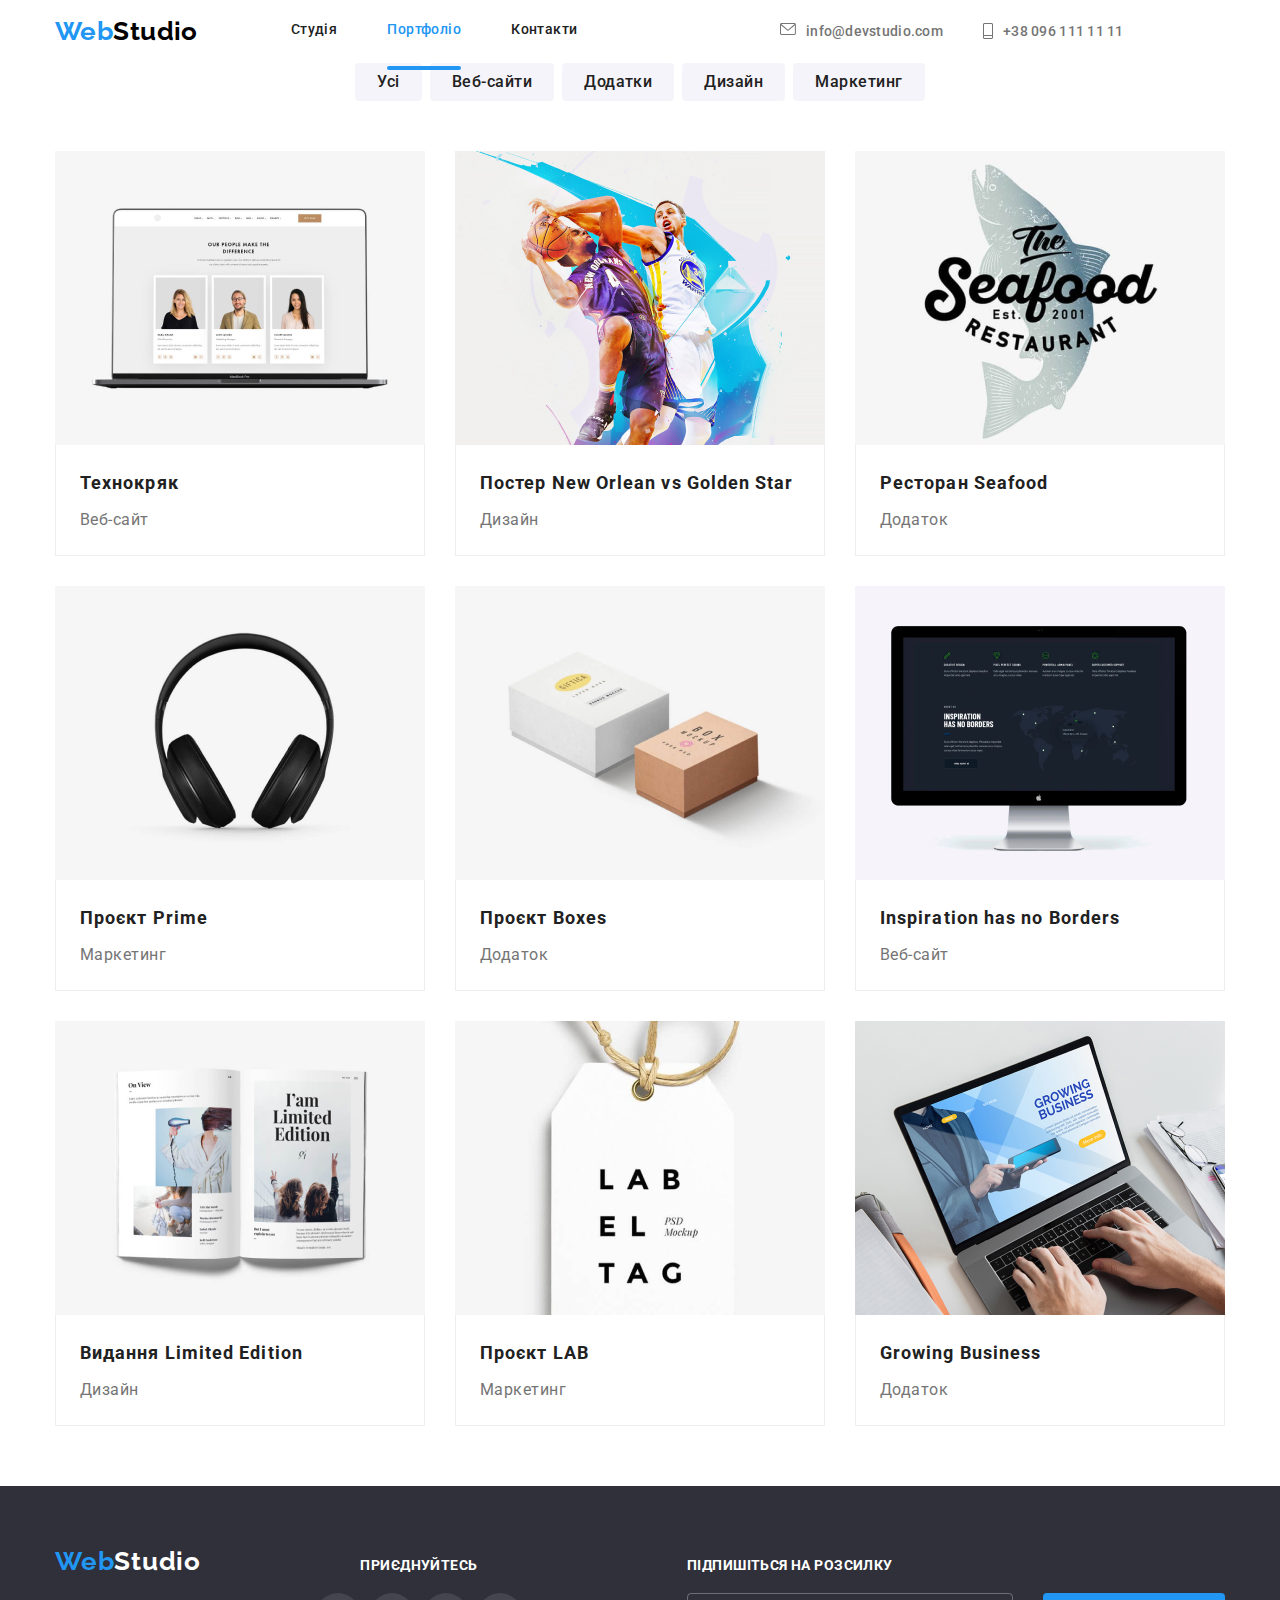
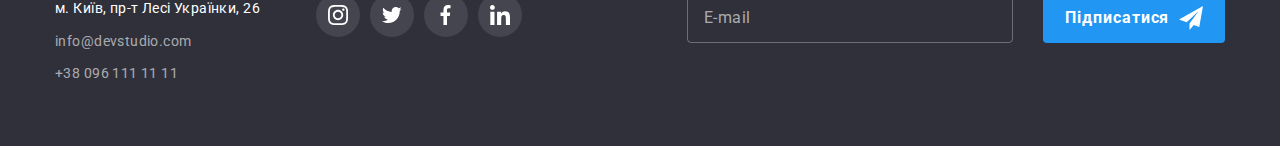
<file: portfolio.html>
<!DOCTYPE html>
<html lang="en">
  <head>
    <meta charset="UTF-8" />
    <meta http-equiv="X-UA-Compatible" content="IE=edge" />
    <meta name="viewport" content="width=device-width, initial-scale=1.0" />
    <link
      rel="stylesheet"
      href="https://cdn.jsdelivr.net/npm/modern-normalize@1.1.0/modern-normalize.min.css"
    />
    <link rel="stylesheet" href="./css/main.min.css">
    <link rel="preconnect" href="https://fonts.googleapis.com" />
    <link rel="preconnect" href="https://fonts.gstatic.com" crossorigin />
    <link
      href="https://fonts.googleapis.com/css2?family=Raleway:wght@700&family=Roboto:wght@400;500;700;900&display=swap"
      rel="stylesheet"
    />
    <title>Портфоліо</title>  
  </head>
  <body>
    <!-- Шапка сайта -->
   <header>
      <div class="webstudio-header container wrapper">
        <a href="./index.html" class="webstudio-header__logo"
          ><span class="logo">Web</span>Studio</a
        >
        <nav class="webstudio-header__navigation">
          <ul class="webstudio-navigation__list list">
            <li class="webstudio-navigation__item">
              <a
                class="webstudio-navigation__link link "
                href="./index.html"
                >Студія
                <div class="studio"></div
              ></a>
            </li>
            <li class="webstudio-navigation__item">
              <a class="webstudio-navigation__link link current" href="./portfolio.html"
                >Портфоліо</a
              >
            </li>
            <li class="webstudio-navigation__item">
              <a class="webstudio-navigation__link link" href="">Контакти</a>
            </li>
          </ul>
        </nav>
        <button type="button" class="button-icon__burger js-open-menu">
          <svg class="icon-buger">
            <use href="img/svg/symbol-defs.svg#icon-burger"></use>
          </svg>
        </button>
        <ul class="webstudio-contact__list list wrapper">
          <li class="webstudio-contact__item contact">
            <a
              href="mailto:info@devstudio.com"
              class="webstudio__link adress-link"
              ><svg class="icon-contact">
                <use href="./img/svg/symbol-defs.svg#icon-nav1"></use></svg>info@devstudio.com</a
            >
          </li>
          <li class="webstudio-contact__item contact">
            <a
              href="tel:+380961111111"
              class="webstudio__link tel-link adress-link"
              ><svg class="icon-number">
                <use href="./img/svg/symbol-defs.svg#icon-nav2"></use></svg>+38 096 111 11 11</a
            >
          </li>
        </ul>
      </div>
      <div class="mobile-menu js-menu-container">
        <div class="container menu-mobile__container">
          <button type="button" class="menu-close-button js-close-menu">
            <svg class="close-buttuon__icon">
              <use href="/img/svg/./symbol-defs.svg#icon-close"></use>
            </svg>
          </button>
          <ul class="menu-nav__item">
            <li class="list nav-list">
              <a class="link nav-link" href="./index.html">Студія</a>
            </li>
            <li class="list nav-list">
              <a class="link nav-link" href="./portfolio.html">Портфоліо</a>
            </li>
            <li class="list nav-list">
              <a class="link nav-link" href="">Контакти</a>
            </li>
            <ul class="menu-contact__item">
              <li class="list">
                <a class="link number-link" href="tel:+380961111111"
                  >+38 096 111 11 11</a
                >
              </li>
              <li class="list">
                <a class="link mail-link" href="malito:info@devstudio.com"
                  >info@devstudio.com</a
                >
              </li>
              <ul class="menu-network__item">
                <li class="list network-list">
                  <a class="link network-link" href="">Instagram</a>
                </li>
                <li class="list network-list">
                  <a class="link network-link" href="">Twitter</a>
                </li>
                <li class="list network-list">
                  <a class="link network-link" href="">Facebook</a>
                </li>
                <li class="list network-list">
                  <a class="link network-link" href="">LinkedIn</a>
                </li>
              </ul>
            </ul>
          </ul>
        </div>
      </div>
    </header>
    <main>
      <!-- Основний контент -->
      <section class="button-portflio-section">
        <div class="container">
          <h1 class="visually-hidden">Список конопок</h1>
          <ul class="button-list list">
            <li class="button-item">
              <button type="button" class="button-navigation">Усі</button>
            </li>
            <li class="button-item">
              <button type="button" class="button-navigation">Веб-сайти</button>
            </li>
            <li class="button-item">
              <button type="button" class="button-navigation">Додатки</button>
            </li>
            <li class="button-item">
              <button type="button" class="button-navigation">Дизайн</button>
            </li>
            <li class="button-item">
              <button type="button" class="button-navigation">Маркетинг</button>
            </li>
          </ul>
          <!-- Портфоліо -->
          <ul class="portfolio-img-list list">
            <li class="portfolio-item">
            <a class="portfolio-link link" href="">
              <div class="container-img">
                <picture>
                  <source srcset="./portfolio-img/img/(18).jpg" media="max-width:767px">
                  <source srcset="./img/jpg/img1.jpg" media="min-width: 1200px">
                  <source srcset="./img/jpg/img(5)354.jpg" media="min-width: 768px">
                  <source srcset="./img/jpg/img(1)450.jpg" media="max-width: 767px">
               <img
                src="./portfolio-img/img01.jpg"
                alt="Технокряк"
                class="portfolio-img"
              />
                </picture>

              <p class="overlay">
                Ресурс пропонує комплексні пропозиції з різним рівнем функціоналу та сервісів. Все це дозволить відвідувачу отримати вичерпні відомості про компанію чи приватну особу.
              </p>
              </div>
              <div class="contant">
                <h2 class="portfolio-title">Технокряк</h2>
                <p class="portfolio-text">Веб-сайт</p>
              </div>
            </a>
            </li>
            <li class="portfolio-item">
              <a class="portfolio-link link" href="">
              <div class="container-img">
                <picture>
                  <source srcset="./img/jpg/ ,/img/jpg/" media="min-width: 1200px">
              <source srcset="./img/jpg/ ,/img/jpg/" media="min-width: 768px">
              <source srcset="./img/jpg/ ,/img/jpg/" media="max-width: 767px">
              <img
                src="./portfolio-img/img02.jpg"
                alt="Постер New Orlean vs Golden Star"
 
                class="portfolio-img"
              />
                </picture> 
                
              <p class="overlay">
                Ресурс пропонує комплексні пропозиції з різним рівнем функціоналу та сервісів. Все це дозволить відвідувачу отримати вичерпні відомості про компанію чи приватну особу.
              </p>
              </div>
              <div class="contant">
                <h2 class="portfolio-title">Постер New Orlean vs Golden Star</h2>
                <p class="portfolio-text">Дизайн</p>
              </div>
              </a>
            </li>
            <li class="portfolio-item">
              <a class="portfolio-link link" href="">
              <div class="container-img">
                <picture>
                  <source srcset="./img/jpg/img4.jpg 1x ,/img/jpg/img(36).jpg 2x" media="min-width: 1200px">
              <source srcset="./img/jpg/img(8)354.jpg 1x ,/img/jpg/img(32).jpg 2x" media="min-width: 768px">
              <source srcset="./img/jpg/img(4)450.jpg 1x ,/img/jpg/img(28).jpg 2x" media="max-width: 767px">
              <img
                src="./portfolio-img/img03.jpg"
                alt="Ресторан Seafood"
             
                class="portfolio-img"
              />
                </picture>
                              
              <p class="overlay">
                Ресурс пропонує комплексні пропозиції з різним рівнем функціоналу та сервісів. Все це дозволить відвідувачу отримати вичерпні відомості про компанію чи приватну особу.
              </p>
              </div>
              <div class="contant">
                <h2 class="portfolio-title">Ресторан Seafood</h2>
                <p class="portfolio-text">Додаток</p>
              </div>
              </a>
            </li>
            <li class="portfolio-item">
              <a class="portfolio-link link" href="">
              <div class="container-img">
               <picture>
                <source srcset="./img/jpg/img4.jpg 1x ,/img/jpg/img(36).jpg 2x" media="min-width: 1200px">
              <source srcset="./img/jpg/img(8)354.jpg 1x ,/img/jpg/img(32).jpg 2x" media="min-width: 768px">
              <source srcset="./img/jpg/img(4)450.jpg 1x ,/img/jpg/img(28).jpg 2x" media="max-width: 767px">
              <img
                src="./portfolio-img/img04.jpg"
                alt="Проєкт Prime"
            
                class="portfolio-img"
              />
               </picture> 
              <p class="overlay">
                Ресурс пропонує комплексні пропозиції з різним рівнем функціоналу та сервісів. Все це дозволить відвідувачу отримати вичерпні відомості про компанію чи приватну особу.
              </p>
              </div>
              <div class="contant">
                <h2 class="portfolio-title">Проєкт Prime</h2>
                <p class="portfolio-text">Маркетинг</p>
              </div>
              </a>
            </li>
            <li class="portfolio-item">
              <a class="portfolio-link link" href="">
              <div class="container-img">
                <picture>
                  <source srcset="./img/jpg/img4.jpg 1x ,/img/jpg/img(36).jpg 2x" media="min-width: 1200px">
              <source srcset="./img/jpg/img(8)354.jpg 1x ,/img/jpg/img(32).jpg 2x" media="min-width: 768px">
              <source srcset="./img/jpg/img(4)450.jpg 1x ,/img/jpg/img(28).jpg 2x" media="max-width: 767px">
              <img
                src="./portfolio-img/img05.jpg"
                alt="Проєкт Boxes"
               
                class="portfolio-img"
              />
                </picture>
                              
              <p class="overlay">
                Ресурс пропонує комплексні пропозиції з різним рівнем функціоналу та сервісів. Все це дозволить відвідувачу отримати вичерпні відомості про компанію чи приватну особу.
              </p>
              </div>
              <div class="contant">
                <h2 class="portfolio-title">Проєкт Boxes</h2>
                <p class="portfolio-text">Додаток</p>
              </div>
              </a>
            </li>
            <li class="portfolio-item">
              <a class="portfolio-link link" href="">
                <div class="container-img">
                  <picture>
                    <source srcset="./img/jpg/img4.jpg 1x ,/img/jpg/img(36).jpg 2x" media="min-width: 1200px">
              <source srcset="./img/jpg/img(8)354.jpg 1x ,/img/jpg/img(32).jpg 2x" media="min-width: 768px">
              <source srcset="./img/jpg/img(4)450.jpg 1x ,/img/jpg/img(28).jpg 2x" media="max-width: 767px">
              <img
                src="./portfolio-img/img06.jpg"
                alt="Inspiration has no Borders"
              
                class="portfolio-img"
              />
                  </picture>
                                
              <p class="overlay">
                Ресурс пропонує комплексні пропозиції з різним рівнем функціоналу та сервісів. Все це дозволить відвідувачу отримати вичерпні відомості про компанію чи приватну особу.
              </p>
              </div>
              <div class="contant">
                <h2 class="portfolio-title">Inspiration has no Borders</h2>
                <p class="portfolio-text">Веб-сайт</p>
              </div>
              </a>
            </li>
            <li class="portfolio-item">
              <a class="portfolio-link link" href="">
                <div class="container-img">
                  <picture><source srcset="./img/jpg ,/img/jpg/" media="min-width: 1200px">
              <source srcset="./img/jpg/i ,/img/jpg/" media="min-width: 768px">
              <source srcset="./img/jpg/ ,/img/jpg/" media="max-width: 767px">
              <img
                src="./portfolio-img/img07.jpg"
                alt="Видання Limited Edition"
           
                class="portfolio-img"
              /></picture>
                                
              <p class="overlay">
                Ресурс пропонує комплексні пропозиції з різним рівнем функціоналу та сервісів. Все це дозволить відвідувачу отримати вичерпні відомості про компанію чи приватну особу.
              </p>
              </div>
              <div class="contant">
                <h2 class="portfolio-title">Видання Limited Edition</h2>
                <p class="portfolio-text">Дизайн</p>
              </div>
              </a>
            </li>
            <li class="portfolio-item">
              <a class="portfolio-link link" href="">
                <div class="container-img">
                  <picture>
                    <source srcset="./img/jpg/ ,/img/jpg/" media="min-width: 1200px">
              <source srcset="./img/jpg/,/img/jpg/" media="min-width: 768px">
              <source srcset="./img/jpg/ ,/img/jpg/" media="max-width: 767px">
              <img
                src="./portfolio-img/img08.jpg"
                alt="Проєкт LAB"
               
                class="portfolio-img"
              />
                  </picture>
                                
              <p class="overlay">
                Ресурс пропонує комплексні пропозиції з різним рівнем функціоналу та сервісів. Все це дозволить відвідувачу отримати вичерпні відомості про компанію чи приватну особу.
              </p>
              </div>
              <div class="contant">
                <h2 class="portfolio-title">Проєкт LAB</h2>
                <p class="portfolio-text">Маркетинг</p>
              </div>
              </a>
            </li>
            <li class="portfolio-item">
              <a class="portfolio-link link" href="">
                <div class="container-img">
                  <picture><source srcset="./img/jpg/ ,/" media="min-width: 1200px">
              <source srcset="./img/jpg/ ,/img/jpg/" media="min-width: 768px">
              <source srcset="./img/jpg/ ,/img/jpg/" media="max-width: 767px">
              <img
                src="./portfolio-img/img09.jpg"
                alt="Growing Business"
             
                class="portfolio-img"
              /></picture>
                                
              <p class="overlay">
                Ресурс пропонує комплексні пропозиції з різним рівнем функціоналу та сервісів. Все це дозволить відвідувачу отримати вичерпні відомості про компанію чи приватну особу.
              </p>
              </div>
              <div class="contant">
                <h2 class="portfolio-title">Growing Business</h2>
                <p class="portfolio-text">Додаток</p>
              </div>
              </a>
            </li>
          </ul>
        </div>
      </section>
    </main>
    <!-- Подвал -->
      <footer class="webstudio-footer">
      <div class="container foot-container">
        <div>
        <a href="./index.html" class="footer-logo link"
          ><span class="logo">Web</span>Studio</a>
      <address class="footer-address">
          <ul class="footer-list list">
          <li class="footer-item">
            <a
              href="https://goo.gl/maps/CPtrU1FHBa2aNyZL9"
              target="blank
              rel="norefferrer noopener nofollow"
              class="footer-link link"
              >м. Київ, пр-т Лесі Українки, 26</a
            >
          </li>
          <li class="footer-contact">
            <a href="mailto:info@devstudio.com" class="footer-contact link">info@devstudio.com</a>
          </li>
          <li class="footer-contact">
            <a href="tel:+380961111111" class="footer-contact link">+38 096 111 11 11</a>
          </li>
        </ul>
        </address>
        </div>
        <section class="joing-section">
          <p class="joing-title">приєднуйтесь</p>
          <ul class="joing-list list">
                <li class="joing-item">
                  <a class="joing-link" href=""><svg class="joing-icon">
              <use href="./img/svg/symbol-defs3.svg#icon-instagram">
              </use></svg></a>
            
          </li>
                <li class="joing-item">
                  <a class="joing-link" href=""><svg class="joing-icon">
              <use href="./img/svg/symbol-defs3.svg#icon-twitter">
              </use></svg></a>
            </li>
                <li class="joing-item">
                  <a class="joing-link" href=""><svg class="joing-icon">
              <use href="./img/svg/symbol-defs3.svg#icon-facebook">
              </use>
            </svg></a></li>
                <li class="joing-list-item"> 
                  <a class="joing-link" href=""><svg class="joing-icon">
              <use href="./img/svg/symbol-defs3.svg#icon-linkedin">
              </use>
            </svg></a></li>
              </ul>
        </section>
         <div class="form-mail-section">
          <form action="" class="footer-form-email">
            <p class="footer-title-e-mail">Підпишіться на розсилку</p>
          <label for="" class="form-mail-label">
            <input type="email" name="E-mail" placeholder="E-mail" class="e-mail-line" required>
          <button type="submit" class="footer-button-e-mail">
            <p class="subscribe">Підписатися</p>
            <svg class="icon-send">
              <use href="./img/svg/symbol-defs.svg#icon-send-1"></use>
            </svg>
          </button>
          </label>
          </form>
        </div>
      </div>
    </footer>
    <script src="./js/modal.js"></script>
    <script src="./js/mobile-menu.js"></script>

  </body>
</html>
</file>
<file: css/main.min.css>
:root{--text-color: #2196f3;--link-color: #212121;--font-roboto: "Roboto", sans-serif;--font-raleway: "Raleway", sans-serif;--button-color: #2196f3;--portfolio-color: #757575;--logo-color: #000000;--color-button: #188ce8;--footer-color: #2f303a;--background-color-benefit: #f5f4fa;--border-header-color: #ececec;--section-color: #ffffff;--border-color-portfolio: #eeeeee;--footer-contact-color: #ffffff99;--color-icon: #afb1b8;--transition-dur-and-func: 250ms cubic-bezier(0.4, 0, 0.2, 1)}.visually-hidden{position:absolute;width:1px;height:1px;margin:-1px;border:0;padding:0;white-space:nowrap;clip-path:inset(100%);clip:rect(0 0 0 0);overflow:hidden}body{font-family:"Roboto";color:var(--link-color);background-color:var(--section-color);font-size:14px;letter-spacing:.03em}.list{list-style:none;padding-left:0;margin:0}.link{text-decoration:none;color:var(--link-color);color:inherit}h1,h2,h3,h4,p{margin-top:0;margin-bottom:0}ul,ol{margin-top:0;margin-bottom:0;padding-left:0}address{font-style:normal}button{display:block;margin:0 auto;cursor:pointer;border:none;border-radius:4px}.section{padding-top:94px;padding-bottom:94px}img{display:block;max-width:100%;height:auto}.container{width:100%;padding-left:15px;padding-right:15px}@media screen and (min-width: 480px){.container{width:480px;margin-left:auto;margin-right:auto}}@media screen and (min-width: 768px){.container{width:768px}}@media screen and (min-width: 1200px){.container{width:1200px}}.logo{color:var(--text-color)}.mobile-menu{position:fixed;top:0;left:0;z-index:100;width:100%;height:100%;background-color:#fff;opacity:0;visibility:hidden;pointer-events:none;transition:var(--transition-dur-and-func)}.mobile-menu.is-open{opacity:1;visibility:visible;pointer-events:auto}.menu-close-button{position:absolute;top:10px;right:15px;border:none;background-color:rgba(0,0,0,0);padding:0;margin:0}.close-buttuon__icon{fill:#212121;width:40px;height:40px}.close-buttuon__icon:focus,.close-buttuon__icon:hover{fill:#2196f3}.menu-mobile__container{position:relative;padding-left:40px;height:100%;display:flex;flex-direction:column;height:100%}.menu-nav__item{display:flex;flex-direction:column;gap:32px;padding-top:48px}.menu-contact__item{display:flex;flex-direction:column;gap:32px;margin-top:auto}.menu-network__item{display:flex;align-items:center;justify-content:center;column-gap:20px}.nav-link{font-weight:500;font-size:40px;line-height:1,175;letter-spacing:.02em;color:#212121;width:auto;transition:var(--transition-dur-and-func)}.nav-link:focus,.nav-link:hover{color:#2196f3}.number-link{font-weight:500;font-size:34px;line-height:40px;letter-spacing:.02em;color:var(--text-color)}.mail-link{font-weight:500;font-size:24px;line-height:28px;letter-spacing:.02em;color:#757575;margin-bottom:10px}.network-link{font-weight:500;font-size:18px;line-height:22px;letter-spacing:.02em;color:var(--text-color);margin-top:10px;padding:10px;border-right:1px solid #757575}@media screen and (max-width: 767px){.webstudio-contact__list{display:none}}.webstudio-header__navigation{display:none}.webstudio-contact__item{display:none}.button-icon__burger{display:flex;flex-direction:row-reverse;border:none;background-color:rgba(0,0,0,0);padding:0;padding-top:10px}.icon-buger{width:40px;height:40px}.webstudio-header{display:flex;align-items:center;justify-content:space-between;margin-top:16px;padding-bottom:16px}@media screen and (min-width: 768px){.webstudio-header__navigation{display:block}.webstudio-link a{display:block;margin:auto}.icon-buger{display:none}}.webstudio-navigation__list{display:flex;column-gap:50px}.webstudio-navigation__item:not(:last-child){column-gap:50px}.webstudio-contact__list{display:flex;flex-wrap:wrap;margin-right:auto;column-gap:10px}.webstudio-contact__item{display:block}.webstudio-contact__item:not(:last-child){margin-right:30px}.webstudio-navigation__link{font-weight:500;font-size:14px;line-height:1.14;transition:color var(--transition-dur-and-func)}.webstudio-navigation__link.current::after{content:"";display:block;position:relative;top:28px;background-color:var(--button-color);height:4px;border-radius:2px}.webstudio-header__navigation ul a:hover,.adress-link:hover,.webstudio-header__navigation ul a:focus,.adress-link:focus{color:var(--text-color)}.adress-link{color:var(--portfolio-color);text-decoration:none;font-weight:500;letter-spacing:.02em;display:flex;gap:10px}.current{color:var(--button-color)}.portfolio__current{color:var(--button-color)}.icon-contact{width:16px;height:12px;cursor:pointer}.icon-contact{fill:currentColor}.icon-number{width:10px;height:16px;fill:currentColor}.wrapper{display:flex;flex-direction:row;align-items:center}.webstudio-header__logo{color:var(--logo-color);font-family:var(--font-raleway);font-weight:700;font-size:26px;line-height:1.19;text-decoration:none;margin-right:93px}@media screen and (max-width: 767px){.webstudio-contact__list{display:none}}.about-section{background-color:#c4c4c4;padding:200px 0;text-align:center;background-image:linear-gradient(rgba(47, 48, 58, 0.4), rgba(47, 48, 58, 0.4)),url("../img/jpg/background-image.jpg");background-repeat:no-repeat;background-size:cover;max-width:1600px;max-height:600px;margin:0 auto}.container-about-section{background-color:var(--footer-color)}.about__title{color:var(--section-color);font-weight:900;font-size:26px;line-height:1.36;text-transform:uppercase;letter-spacing:.06em;width:300px;margin:0 auto;text-align:center;margin-bottom:30px}.button{display:inline-block;background-color:var(--color-button);font-weight:700;font-size:16px;line-height:1.875;min-width:216px;padding:10px 32px;letter-spacing:.06em;color:#fff;box-shadow:0px 4px 4px rgba(0,0,0,.15);border-radius:4px;font-style:inherit;transition:background-color var(--transition-dur-and-func)}.button:hover,.button:focus{background-color:var(--button-color)}@media screen and (min-width: 768px){.about-section{background-image:linear-gradient(rgba(47, 48, 58, 0.4), rgba(47, 48, 58, 0.4)),url("../img/jpg/background-image 2.jpg")}}@media screen and (min-width: 1200px){.about-section{background-image:linear-gradient(rgba(47, 48, 58, 0.4), rgba(47, 48, 58, 0.4)),url("../img/jpg/background-image 1.jpg")}}@media screen and (min-device-pixel-ratio: 2)and (max-width: 767px),screen and (min-resolution: 192dpi)and (max-width: 767px),screen and (min-resolution: 2dppx)and (max-width: 767px){.about-section{background-image:linear-gradient(rgba(47, 48, 58, 0.4), rgba(47, 48, 58, 0.4)),url("../img/jpg/background-image 3.jpg");max-width:480px;height:400px;padding:118px 0}}.benefits{padding-top:94px;padding-bottom:94px}.benefits-list{display:flex;align-items:center;justify-content:center;flex-wrap:wrap;gap:30px}.benefits-item{min-width:270px}@media screen and (max-width: 767px){.benefits-item{max-width:450px;height:100%}}@media screen and (min-width: 768px){.benefits-item{width:354px;height:100%}}@media screen and (min-width: 1200px){.benefits-item{width:270px}.benefits{height:244px}}.container-icon{background-color:var(--background-color-benefit);padding-top:25px;padding-bottom:25px;text-align:center;margin-bottom:30px}.benefits-icon{width:70px;height:70px}.benefits-title{font-weight:700;font-size:14px;line-height:1.14;text-transform:uppercase;margin-bottom:10px}.benefits-text{color:var(--portfolio-color);line-height:1.7}.gallery{margin-bottom:94px}.gallery-title{font-weight:700;font-size:36px;line-height:1.17;text-align:center;margin-bottom:50px}.gallery-list{display:flex;gap:30px}.container-gallery{position:relative}.gallery-text{position:absolute;bottom:0;display:flex;align-items:center;justify-content:center;font-weight:700;line-height:1.14;text-transform:uppercase;background-color:rgba(47,48,58,.8);color:var(--section-color);width:100%;height:70px}@media screen and (max-width: 767px){.gallery{display:none}}@media screen and (max-width: 1199px){.gallery{display:none}}@media screen and (min-width: 1200px){.gallery{height:387px}}.comands{background-color:var(--background-color-benefit);padding-top:100px}.comands-item{background-color:var(--section-color);width:270px;box-shadow:0px 1px 3px rgba(0,0,0,.12),0px 1px 1px rgba(0,0,0,.14),0px 2px 1px rgba(0,0,0,.2);border-radius:0px 0px 4px 4px}.comands-list{display:flex;flex-wrap:wrap;gap:30px;column-gap:30px}.comands-list:not(:last-child){column-gap:30px}.comand-contant{text-align:center;padding:30px 0}.comand-title{font-weight:700;font-size:36px;line-height:1.17;letter-spacing:.03em;text-align:center;margin-bottom:50px}.comands-title{font-weight:500;font-size:16px;line-height:1.1875;letter-spacing:.03em;margin-bottom:10px}.comands-text{font-weight:400;color:#757575;font-size:16px;line-height:1.19;letter-spacing:.03em;margin-bottom:16px}.social-network-list{display:flex;justify-content:center;gap:10px}.social-network-link{display:flex;align-items:center;justify-content:center;width:44px;height:44px;color:#afb1b8;border-radius:50%;background-color:var(--section-color);transition:color var(--transition-dur-and-func),background-color var(--transition-dur-and-func)}.social-network-link:hover,.social-network-link:focus{background-color:#2196f3;color:var(--section-color)}.social-network{fill:currentColor;width:20px;height:20px}@media screen and (max-width: 1199px){.comands{padding-top:60px;padding-bottom:60px}.comands-list{justify-content:center}.comands-item{width:354px}}@media screen and (min-width: 768px){.comands-list{justify-content:center}}@media screen and (min-width: 1200px){.comands-list{justify-content:center}}.clients-section{margin-top:98px;margin-bottom:98px;text-align:center}.clients-title{font-weight:700;font-size:36px;line-height:42px;letter-spacing:.03em;color:var(--link-color);margin-bottom:30px}.client-list{display:flex;align-items:center;justify-content:center;gap:30px}.client-link{display:flex;align-items:center;justify-content:center;width:170px;height:92px;border:1px solid #afb1b8;border-radius:4px;color:var(--color-icon);transition:color var(--transition-dur-and-func),border-color var(--transition-dur-and-func);outline:none}.client-link:hover,.client-link:focus{border-color:var(--button-color);color:var(--text-color)}.client-icon{fill:currentColor;width:106px;height:60px}@media screen and (max-width: 767px){.client-list{flex-wrap:wrap;justify-content:center}.client-link{width:210px;height:92px}}@media screen and (min-width: 768px){.client-list{flex-wrap:wrap}.client-link{width:226px;height:92px}}@media screen and (min-width: 1200px){.client-link{width:170px;height:92px}}.foot-container{display:flex;flex-wrap:wrap;align-items:baseline}.webstudio-footer{background-color:var(--footer-color);padding:60px 0px 60px 0px}.footer-address{margin-top:20px;display:block;width:231px}.footer-address a:hover,.footer-address a:focus{color:var(--text-color)}.footer-logo{color:var(--section-color);font-family:var(--font-raleway);font-weight:700;font-size:26px;line-height:1.19;letter-spacing:.03em}.footer-item{margin-bottom:9px}.footer-contact{color:var(--footer-contact-color);font-style:normal;font-size:14px;line-height:1.7;letter-spacing:.03em;transition:color var(--transition-dur-and-func)}.footer-contact:not(:last-child){margin-bottom:9px}.footer-link{color:var(--section-color);font-style:normal;font-size:14px;line-height:1.7;letter-spacing:.03em;transition:color var(--transition-dur-and-func)}@media screen and (max-width: 767px){.foot-container{justify-content:center;gap:30px}.footer-section{justify-content:center}.footer-logo,.footer-contact{display:flex;justify-content:center}}@media screen and (min-width: 768px){.foot-container{justify-content:center}.footer-section{justify-content:center}.footer-logo,.footer-contact{display:flex;justify-content:center}}@media screen and (min-width: 1200px){.foot-container{justify-content:center;gap:30px}.footer-logo,.footer-contact{display:flex;justify-content:flex-start}}.joing-section{margin-left:70px}.joing-list{display:flex;align-items:flex-start;justify-content:center;gap:10px}.joing-title{font-weight:700;font-size:14px;line-height:16px;letter-spacing:.03em;text-transform:uppercase;color:var(--section-color);margin-bottom:20px}.joing-link{display:flex;align-items:center;justify-content:center;width:44px;height:44px;color:var(--section-color);border-radius:50%;background-color:rgba(255,255,255,.1);transition:background-color var(--transition-dur-and-func)}.joing-link:hover,.joing-link:focus{background-color:var(--text-color)}.joing-icon{width:20px;height:20px;fill:currentColor}@media screen and (max-width: 767px){.joing-list{flex-wrap:wrap}.joing-section{margin:0}.joing-title{display:flex;justify-content:center}}@media screen and (min-width: 768px){.joing-list{flex-wrap:wrap}.joing-section{margin:0}.joing-title{display:flex;justify-content:center}}@media screen and (min-width: 1200px){.client-link{width:170px;height:92px}}.form-mail-section{margin-left:auto}.footer-title-e-mail{display:flex;justify-content:center;font-weight:700;font-size:14px;line-height:16px;letter-spacing:.03em;text-transform:uppercase;color:var(--section-color);margin-bottom:20px}.e-mail-line{display:flex;background-color:rgba(0,0,0,0);border:solid 1px rgba(255,255,255,.3);border-radius:4px;width:100%;height:50px;padding-left:10px;color:var(--section-color);outline:none;padding:15px 16px;transition:border-color var(--transition-dur-and-func)}.e-mail-line:hover,.e-mail-line:focus{border-color:var(--text-color)}.e-mail-line::placeholder{font-weight:400;font-size:16px;line-height:20px;display:flex;align-items:center;letter-spacing:.03em;color:rgba(255,255,255,.6)}.form-mail-label{display:flex;justify-content:center;gap:20px}.footer-button-e-mail{font-weight:700;font-size:16px;line-height:30px;letter-spacing:.06em;width:200px;height:50px;background-color:var(--button-color);color:var(--section-color);display:flex;align-items:center;justify-content:center;margin:0;margin-left:10px;transition:background-color var(--transition-dur-and-func)}.footer-button-e-mail:hover,.footer-button-e-mail:focus{background-color:var(--color-button)}.subscribe{margin-right:10px}.icon-send{width:24px;height:24px}@media screen and (min-width: 480px){.e-mail-line{width:450px}}@media screen and (min-width: 480px){.e-mail-line{width:450px}}@media screen and (max-width: 767px){.form-mail-label{flex-wrap:wrap}}@media screen and (min-width: 768px){.form-mail-label{flex-wrap:wrap;height:130px;width:450px}.footer-form-email{justify-content:center}}@media screen and (min-width: 1200px){.form-mail-label{width:538px;height:84px}.e-mail-line{width:358px;justify-content:flex-end}.footer-title-e-mail{justify-content:flex-start}.form-mail-label{flex-wrap:nowrap}}.backdrop{position:fixed;top:0;left:0;z-index:100;width:100%;height:100%;background-color:rgba(0,0,0,.2);opacity:1;visibility:visible;pointer-events:auto;transition:opacity var(--transition-dur-and-func),visibility var(--transition-dur-and-func)}.modal{position:absolute;top:50%;left:50%;transform:translate(-50%, -50%);width:528px;height:580px;background-color:var(--section-color);padding:40px}.modal-close-btn{position:absolute;top:8px;right:8px;display:flex;align-items:center;justify-content:center;margin:0;width:30px;height:30px;border:solid 1px rgba(0,0,0,.1);border-radius:50%;background-color:rgba(0,0,0,0);color:var(--logo-color);transition:fill var(--transition-dur-and-func)}.modal-close-btn:hover,.modal-close-btn:focus{fill:var(--button-color)}.icon-dagger{width:11px;height:11px}.backdrop.is-hidden{opacity:0;visibility:hidden;pointer-events:none}.backdrop-title{margin-bottom:12px;font-weight:700;font-size:20px;line-height:1.15;text-align:center;letter-spacing:.03em;color:var(--link-color)}.backdrop-container{margin-bottom:20px}.backdrop-block{width:100%;height:40px;border:1px solid rgba(33,33,33,.2);border-radius:4px;outline:none;padding-left:42px;transition:border-color var(--transition-dur-and-func);display:block}.backdrop-block:hover,.backdrop-block:focus{border-color:var(--text-color);transition:border-color var(--transition-dur-and-func)}.backdrop-textarea{width:100%;height:120px;border:1px solid rgba(33,33,33,.2);border-radius:4px;padding:12px 16px 12px 16px;outline:none;resize:none;margin-bottom:20px;transition:border-color var(--transition-dur-and-func)}.backdrop-textarea:hover,.backdrop-textarea:focus{border-color:var(--text-color)}.backdrop-title-text{display:block;font-weight:400;font-size:12px;line-height:1.17;letter-spacing:.01em;color:var(--portfolio-color);margin-bottom:4px}.backdrop-title-text:not(:first-child){margin-top:4px}.backdrop-icon{fill:currentColor;position:absolute;margin-left:12px;top:50%;width:18px;height:18px;transition:fill var(--transition-dur-and-func)}.backdrop-icon:hover,.backdrop-icon:focus{fill:var(--button-color);transition:fill var(--transition-dur-and-func)}.form-backdrop{position:relative;display:block;margin-bottom:10px}.form-backdrop:hover .backdrop-icon,.form-backdrop:focus .backdrop-icon{fill:var(--text-color)}.checkbox{margin-bottom:30px}.checkboks-label{display:flex;align-items:center}.checkbox-text{margin-left:8.38px;font-weight:400;font-size:14px;line-height:1.7;letter-spacing:.03em;color:var(--portfolio-color)}.checkbox-link{color:var(--button-color)}.checkbox-button{position:absolute;appearance:none}.checkbox-button:checked+.checkbox-svg{background-color:var(--button-color);border-color:var(--button-color)}.checkbox-button:checked+.checkbox-svg .checkbox-item{display:block}.checkbox-item{display:none;width:11px;height:8px}.checkbox-svg{width:16px;height:15px;fill:var(--section-color);border:1px solid var(--link-color);border-radius:2px;cursor:pointer;margin-left:13px}.sumbit-button{min-width:200px;padding:10px 52px;color:var(--section-color);background-color:var(--button-color);box-shadow:0px 4px 4px rgba(0,0,0,.15);border-radius:4px;font-weight:700;font-size:16px;line-height:1.875;letter-spacing:.03em;transition:background-color var(--transition-dur-and-func)}.sumbit-button:hover,.sumbit-button:hover{background-color:var(--color-button)}@media screen and (min-width: 480px){.modal{width:450px;height:609px}.backdrop-textarea{width:100%}.checkbox-svg{margin:0}.checkbox-text{font-size:12px}}@media screen and (max-width: 479px){.modal{width:300px;height:609px}.checkbox-text{font-size:12px}}@media screen and (min-width: 1200px){.modal{width:528px;height:580px}.backdrop-textarea{width:100%}}.button-portfolio-section{padding-top:94px;padding-bottom:94px}.button-navigation{font-family:var(--font-roboto);background-color:var(--background-color-benefit);color:var(--link-color);font-weight:500;font-size:16px;line-height:1.625;letter-spacing:.03em;padding:6px 22px 6px 22px;transition:color var(--transition-dur-and-func),background-color var(--transition-dur-and-func)}.button-navigation:hover,.button-navigation:focus{background-color:var(--button-color);color:var(--section-color);box-shadow:0px 3px 1px rgba(0,0,0,.1),0px 1px 2px rgba(0,0,0,.08),0px 2px 2px rgba(0,0,0,.12);border-radius:4px;transition:box-shadow var(--transition-dur-and-func)}.button-list{display:flex;justify-content:center;flex-wrap:wrap;column-gap:8px;row-gap:15px}@media screen and (max-width: 767px){.button-list{justify-content:flex-start}}.portfolio-item{width:370px}.contant{border:1px solid var(--border-color-portfolio);border-top:none;padding:20px 24px}.portfolio-title{font-weight:700;font-size:18px;line-height:2;letter-spacing:.06em;margin-bottom:4px}.portfolio-text{color:var(--portfolio-color);font-size:16px;line-height:1.875;letter-spacing:.03em;margin-top:0;margin-bottom:0}.portfolio-img-list{display:flex;justify-content:center;flex-wrap:wrap;column-gap:30px;row-gap:30px;padding-top:50px;padding-bottom:60px}.portfolio-link{display:block}.portfolio-link:hover,.portfolio-link:focus{box-shadow:0px 1px 1px rgba(0,0,0,.12),0px 4px 4px rgba(0,0,0,.06),1px 4px 6px rgba(0,0,0,.16)}.portfolio-link:hover .overlay,.portfolio-link:focus .overlay{transform:translateY(0%)}.container-img{position:relative;overflow:hidden}.overlay{position:absolute;top:0;left:0;background-color:rgba(33,150,243,.9);color:var(--section-color);height:100%;font-weight:400;font-size:18px;line-height:1.6;letter-spacing:.03em;text-align:left;padding:0px 26px;overflow:auto;transform:translateY(101%);display:flex;align-items:center;justify-content:center;transition:transform var(--transition-dur-and-func)}@media screen and (min-width: 768px){.button-portfolio-section{height:2827px}}@media screen and (min-width: 1200px){.button-portfolio-section{height:1548px}}/*# sourceMappingURL=main.min.css.map */
</file>
